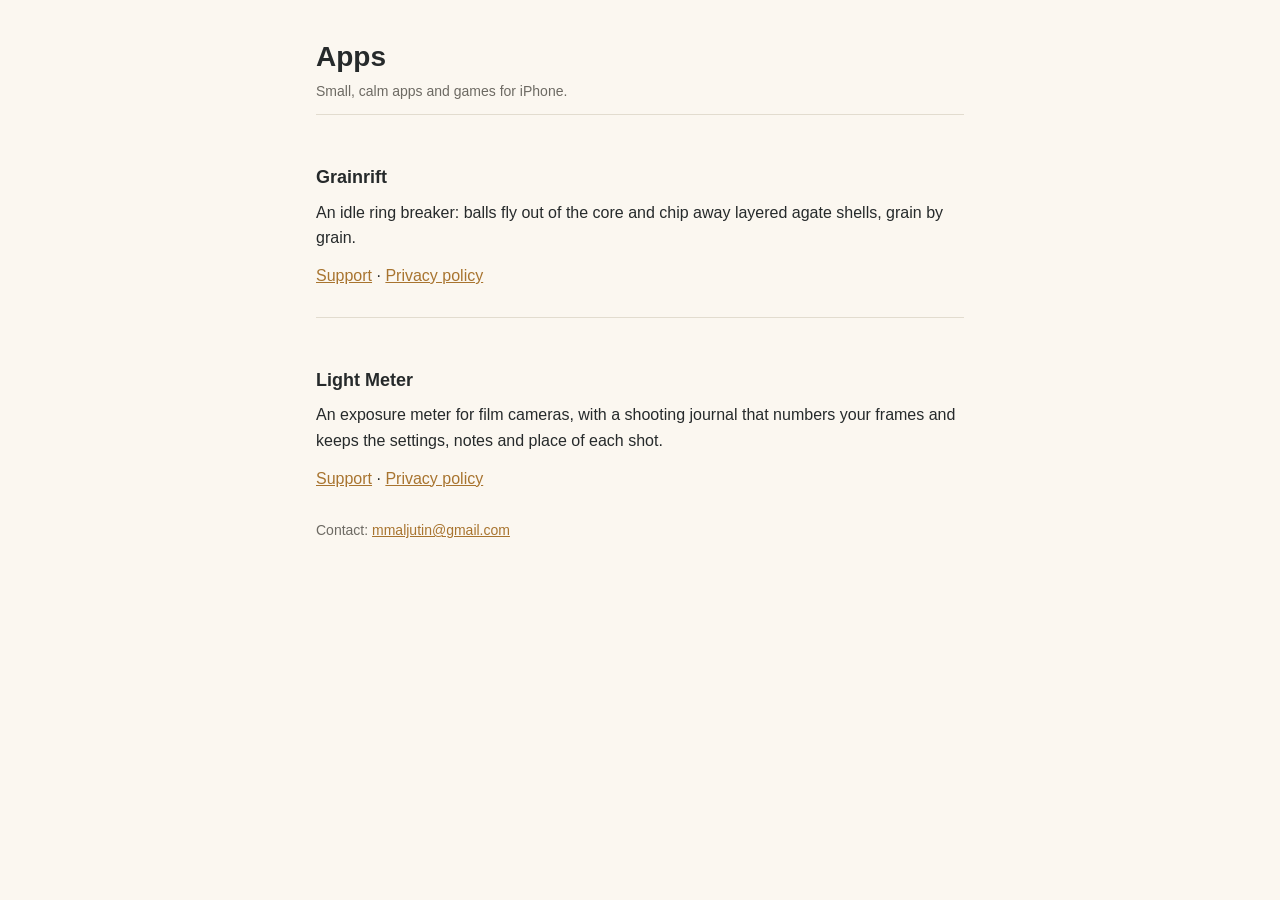
<file: index.html>
<!doctype html>
<html lang="en">
<head>
<meta charset="utf-8">
<meta name="viewport" content="width=device-width, initial-scale=1">
<meta name="robots" content="noindex, nofollow">
<title>mmaljutin apps</title>
<link rel="stylesheet" href="/style.css">
</head>
<body>
<main>
  <h1>Apps</h1>
  <p class="mut">Small, calm apps and games for iPhone.</p>
  <div class="game">
    <h2>Grainrift</h2>
    <p>An idle ring breaker: balls fly out of the core and chip away layered agate shells, grain by grain.</p>
    <p><a href="/grainrift/support/">Support</a> · <a href="/grainrift/privacy/">Privacy policy</a></p>
  </div>
  <div class="game">
    <h2>Light Meter</h2>
    <p>An exposure meter for film cameras, with a shooting journal that numbers your frames and keeps the settings, notes and place of each shot.</p>
    <p><a href="/lightmeter/support/">Support</a> · <a href="/lightmeter/privacy/">Privacy policy</a></p>
  </div>
  <p class="mut">Contact: <a href="mailto:mmaljutin@gmail.com">mmaljutin@gmail.com</a></p>
</main>
</body>
</html>
</file>
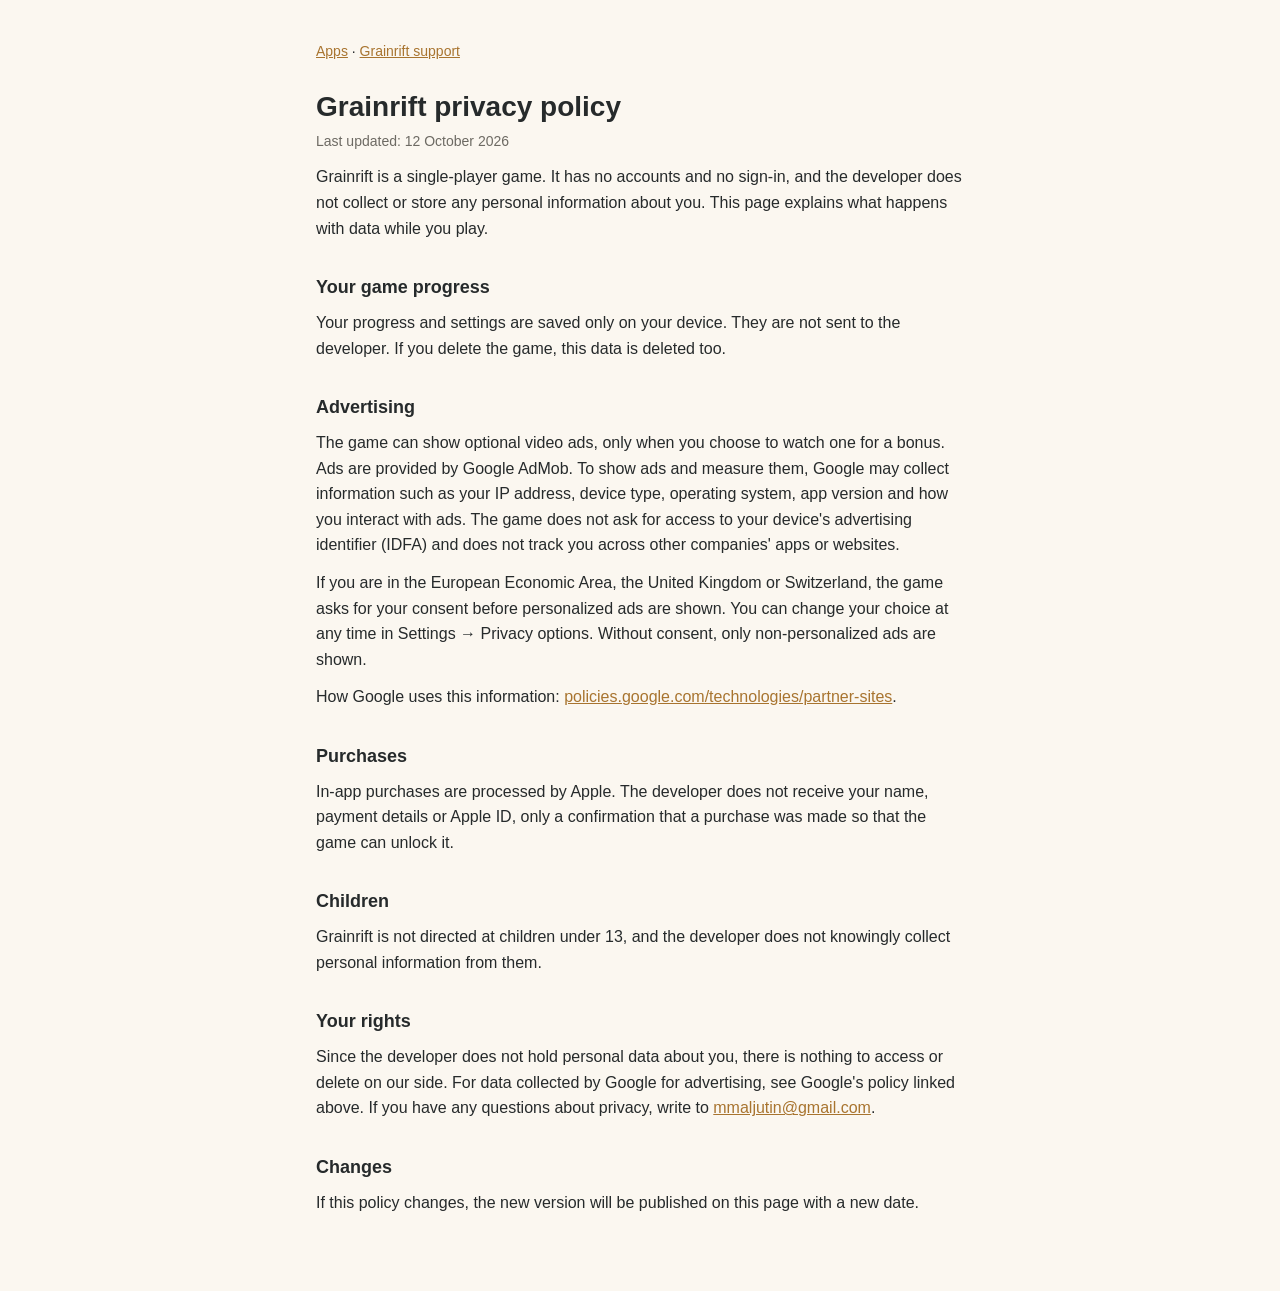
<file: grainrift/privacy/index.html>
<!doctype html>
<html lang="en">
<head>
<meta charset="utf-8">
<meta name="viewport" content="width=device-width, initial-scale=1">
<meta name="robots" content="noindex, nofollow">
<title>Grainrift privacy policy</title>
<link rel="stylesheet" href="/style.css">
</head>
<body>
<main>
  <nav><a href="/">Apps</a> · <a href="/grainrift/support/">Grainrift support</a></nav>
  <h1>Grainrift privacy policy</h1>
  <p class="mut">Last updated: 12 October 2026</p>

  <p>Grainrift is a single-player game. It has no accounts and no sign-in, and the developer does not collect or store any personal information about you. This page explains what happens with data while you play.</p>

  <h2>Your game progress</h2>
  <p>Your progress and settings are saved only on your device. They are not sent to the developer. If you delete the game, this data is deleted too.</p>

  <h2>Advertising</h2>
  <p>The game can show optional video ads, only when you choose to watch one for a bonus. Ads are provided by Google AdMob. To show ads and measure them, Google may collect information such as your IP address, device type, operating system, app version and how you interact with ads. The game does not ask for access to your device's advertising identifier (IDFA) and does not track you across other companies' apps or websites.</p>
  <p>If you are in the European Economic Area, the United Kingdom or Switzerland, the game asks for your consent before personalized ads are shown. You can change your choice at any time in Settings → Privacy options. Without consent, only non-personalized ads are shown.</p>
  <p>How Google uses this information: <a href="https://policies.google.com/technologies/partner-sites">policies.google.com/technologies/partner-sites</a>.</p>

  <h2>Purchases</h2>
  <p>In-app purchases are processed by Apple. The developer does not receive your name, payment details or Apple ID, only a confirmation that a purchase was made so that the game can unlock it.</p>

  <h2>Children</h2>
  <p>Grainrift is not directed at children under 13, and the developer does not knowingly collect personal information from them.</p>

  <h2>Your rights</h2>
  <p>Since the developer does not hold personal data about you, there is nothing to access or delete on our side. For data collected by Google for advertising, see Google's policy linked above. If you have any questions about privacy, write to <a href="mailto:mmaljutin@gmail.com">mmaljutin@gmail.com</a>.</p>

  <h2>Changes</h2>
  <p>If this policy changes, the new version will be published on this page with a new date.</p>
</main>
</body>
</html>
</file>
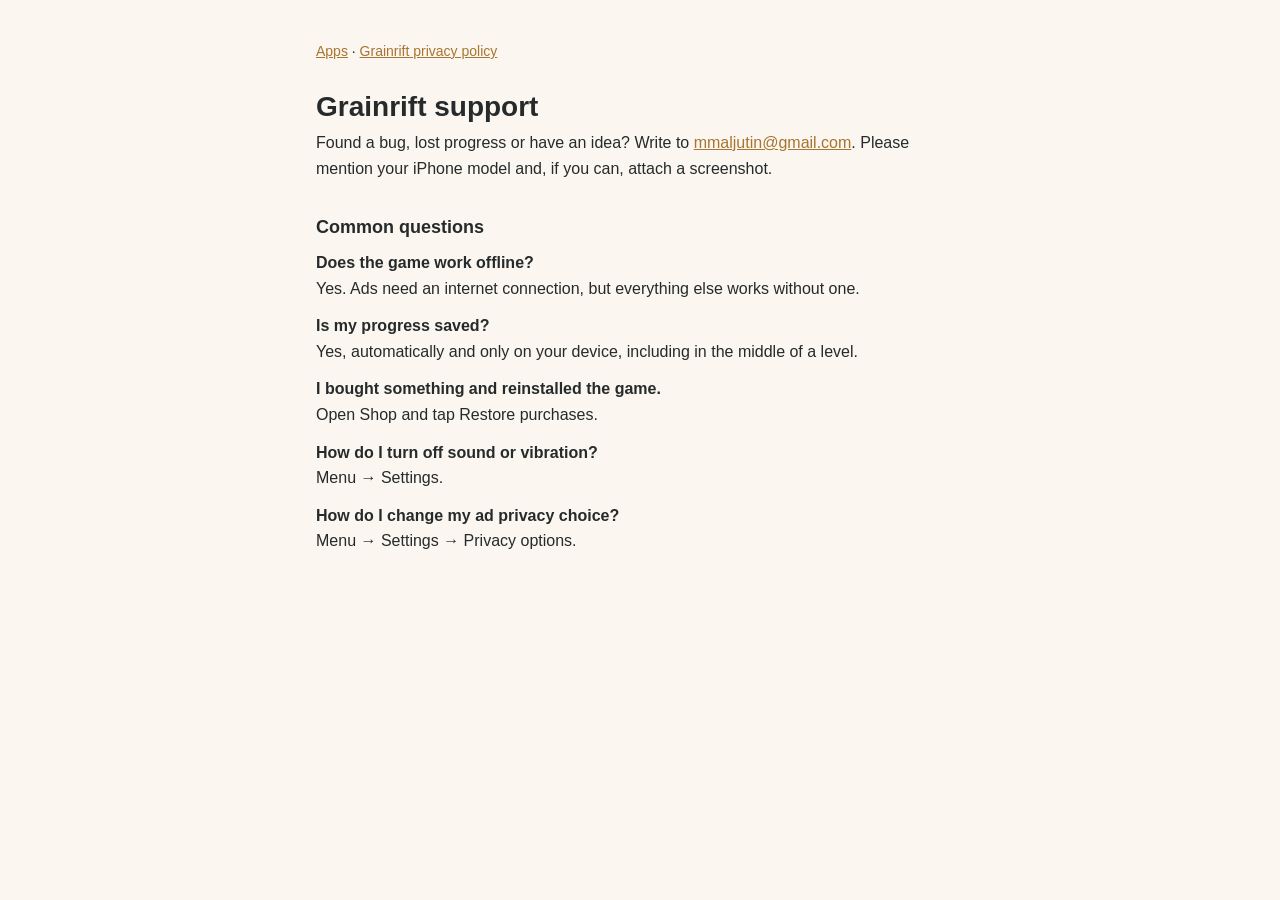
<file: grainrift/support/index.html>
<!doctype html>
<html lang="en">
<head>
<meta charset="utf-8">
<meta name="viewport" content="width=device-width, initial-scale=1">
<meta name="robots" content="noindex, nofollow">
<title>Grainrift support</title>
<link rel="stylesheet" href="/style.css">
</head>
<body>
<main>
  <nav><a href="/">Apps</a> · <a href="/grainrift/privacy/">Grainrift privacy policy</a></nav>
  <h1>Grainrift support</h1>
  <p>Found a bug, lost progress or have an idea? Write to <a href="mailto:mmaljutin@gmail.com">mmaljutin@gmail.com</a>. Please mention your iPhone model and, if you can, attach a screenshot.</p>

  <h2>Common questions</h2>
  <p><b>Does the game work offline?</b><br>Yes. Ads need an internet connection, but everything else works without one.</p>
  <p><b>Is my progress saved?</b><br>Yes, automatically and only on your device, including in the middle of a level.</p>
  <p><b>I bought something and reinstalled the game.</b><br>Open Shop and tap Restore purchases.</p>
  <p><b>How do I turn off sound or vibration?</b><br>Menu → Settings.</p>
  <p><b>How do I change my ad privacy choice?</b><br>Menu → Settings → Privacy options.</p>
</main>
</body>
</html>
</file>
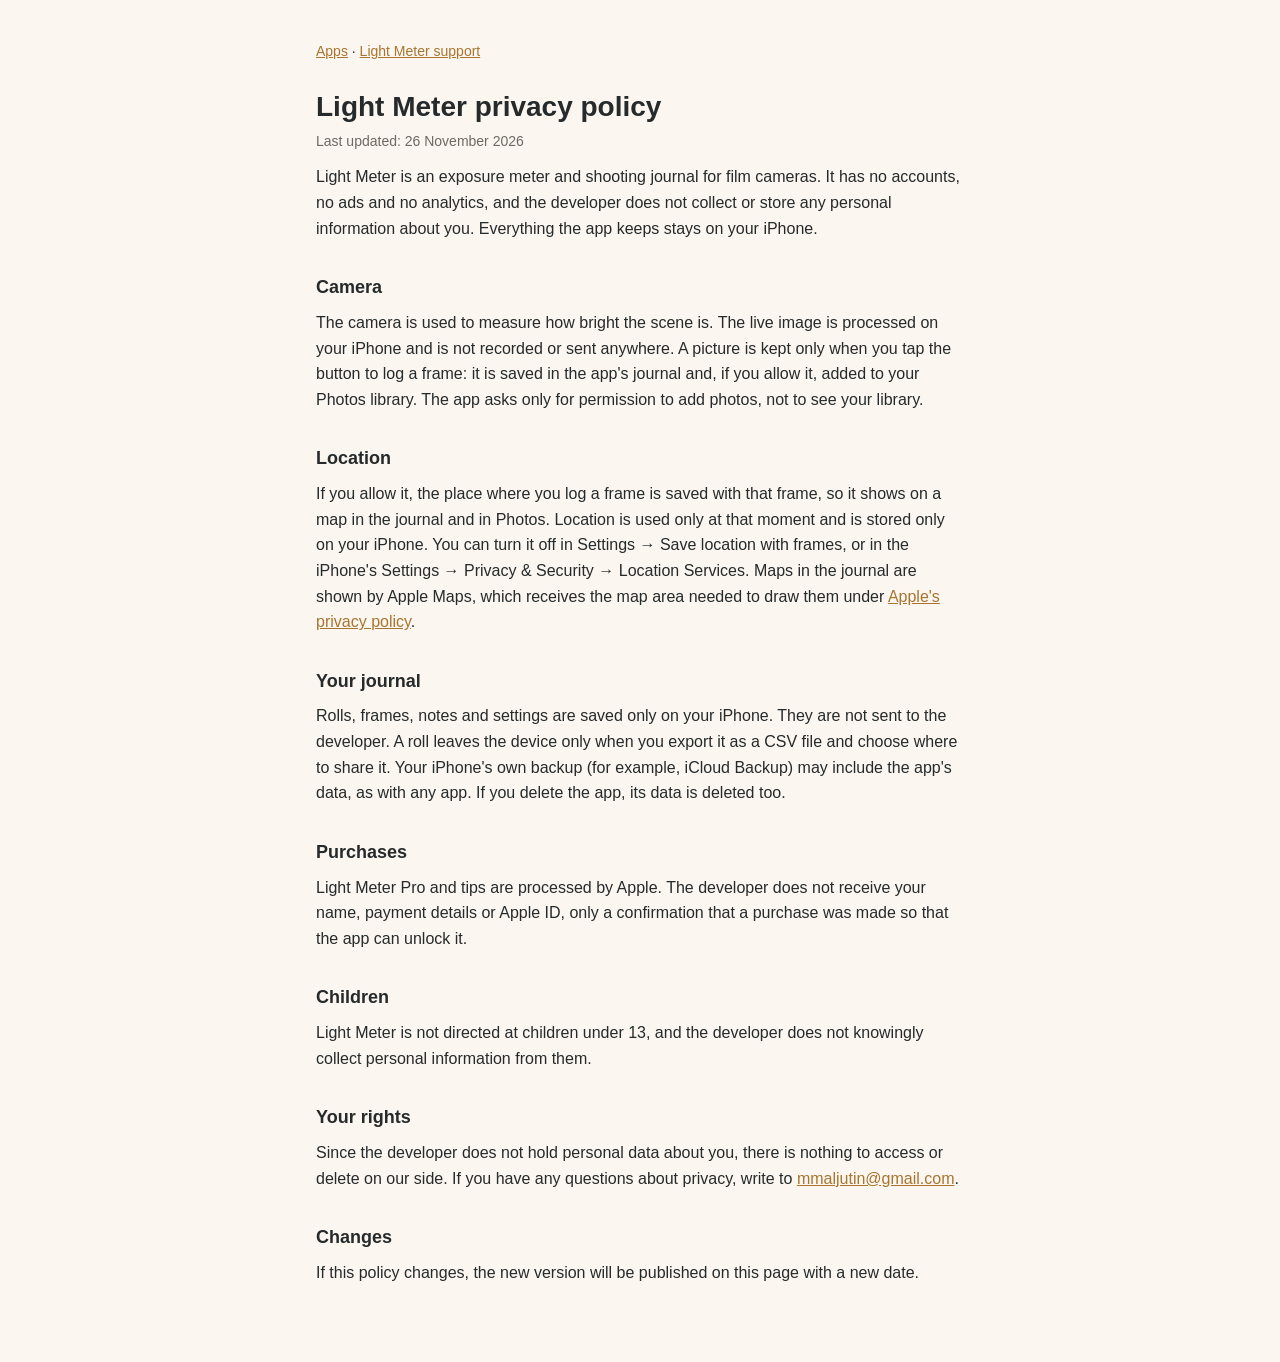
<file: lightmeter/privacy/index.html>
<!doctype html>
<html lang="en">
<head>
<meta charset="utf-8">
<meta name="viewport" content="width=device-width, initial-scale=1">
<meta name="robots" content="noindex, nofollow">
<title>Light Meter privacy policy</title>
<link rel="stylesheet" href="/style.css">
</head>
<body>
<main>
  <nav><a href="/">Apps</a> · <a href="/lightmeter/support/">Light Meter support</a></nav>
  <h1>Light Meter privacy policy</h1>
  <p class="mut">Last updated: 26 November 2026</p>

  <p>Light Meter is an exposure meter and shooting journal for film cameras. It has no accounts, no ads and no analytics, and the developer does not collect or store any personal information about you. Everything the app keeps stays on your iPhone.</p>

  <h2>Camera</h2>
  <p>The camera is used to measure how bright the scene is. The live image is processed on your iPhone and is not recorded or sent anywhere. A picture is kept only when you tap the button to log a frame: it is saved in the app's journal and, if you allow it, added to your Photos library. The app asks only for permission to add photos, not to see your library.</p>

  <h2>Location</h2>
  <p>If you allow it, the place where you log a frame is saved with that frame, so it shows on a map in the journal and in Photos. Location is used only at that moment and is stored only on your iPhone. You can turn it off in Settings → Save location with frames, or in the iPhone's Settings → Privacy &amp; Security → Location Services. Maps in the journal are shown by Apple Maps, which receives the map area needed to draw them under <a href="https://www.apple.com/legal/privacy/">Apple's privacy policy</a>.</p>

  <h2>Your journal</h2>
  <p>Rolls, frames, notes and settings are saved only on your iPhone. They are not sent to the developer. A roll leaves the device only when you export it as a CSV file and choose where to share it. Your iPhone's own backup (for example, iCloud Backup) may include the app's data, as with any app. If you delete the app, its data is deleted too.</p>

  <h2>Purchases</h2>
  <p>Light Meter Pro and tips are processed by Apple. The developer does not receive your name, payment details or Apple ID, only a confirmation that a purchase was made so that the app can unlock it.</p>

  <h2>Children</h2>
  <p>Light Meter is not directed at children under 13, and the developer does not knowingly collect personal information from them.</p>

  <h2>Your rights</h2>
  <p>Since the developer does not hold personal data about you, there is nothing to access or delete on our side. If you have any questions about privacy, write to <a href="mailto:mmaljutin@gmail.com">mmaljutin@gmail.com</a>.</p>

  <h2>Changes</h2>
  <p>If this policy changes, the new version will be published on this page with a new date.</p>
</main>
</body>
</html>
</file>
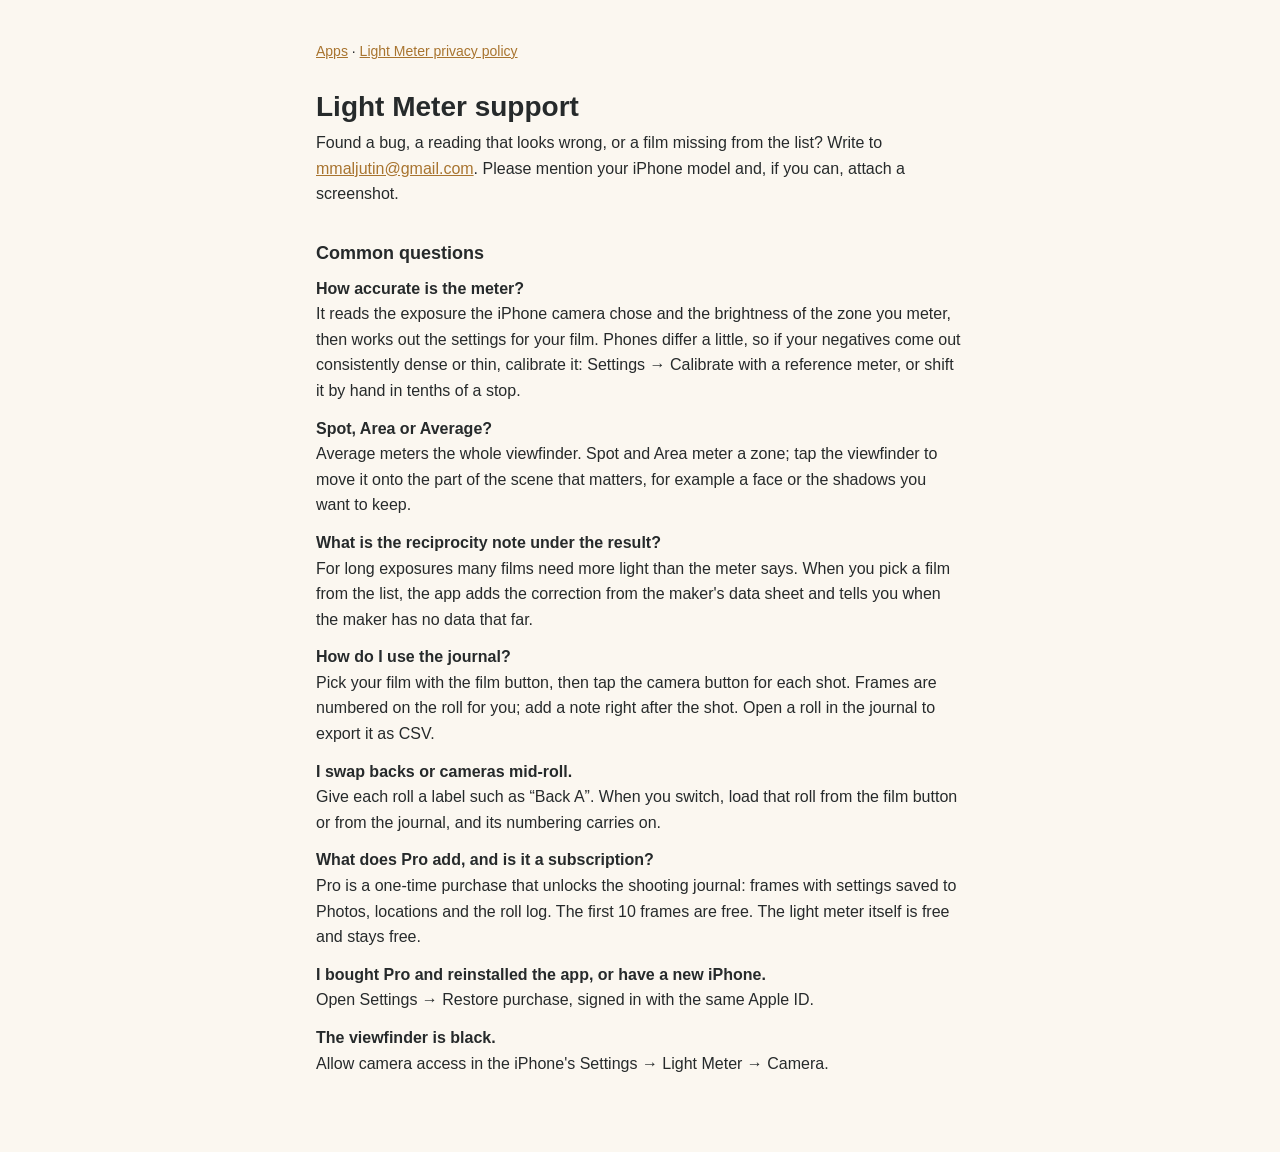
<file: lightmeter/support/index.html>
<!doctype html>
<html lang="en">
<head>
<meta charset="utf-8">
<meta name="viewport" content="width=device-width, initial-scale=1">
<meta name="robots" content="noindex, nofollow">
<title>Light Meter support</title>
<link rel="stylesheet" href="/style.css">
</head>
<body>
<main>
  <nav><a href="/">Apps</a> · <a href="/lightmeter/privacy/">Light Meter privacy policy</a></nav>
  <h1>Light Meter support</h1>
  <p>Found a bug, a reading that looks wrong, or a film missing from the list? Write to <a href="mailto:mmaljutin@gmail.com">mmaljutin@gmail.com</a>. Please mention your iPhone model and, if you can, attach a screenshot.</p>

  <h2>Common questions</h2>
  <p><b>How accurate is the meter?</b><br>It reads the exposure the iPhone camera chose and the brightness of the zone you meter, then works out the settings for your film. Phones differ a little, so if your negatives come out consistently dense or thin, calibrate it: Settings → Calibrate with a reference meter, or shift it by hand in tenths of a stop.</p>
  <p><b>Spot, Area or Average?</b><br>Average meters the whole viewfinder. Spot and Area meter a zone; tap the viewfinder to move it onto the part of the scene that matters, for example a face or the shadows you want to keep.</p>
  <p><b>What is the reciprocity note under the result?</b><br>For long exposures many films need more light than the meter says. When you pick a film from the list, the app adds the correction from the maker's data sheet and tells you when the maker has no data that far.</p>
  <p><b>How do I use the journal?</b><br>Pick your film with the film button, then tap the camera button for each shot. Frames are numbered on the roll for you; add a note right after the shot. Open a roll in the journal to export it as CSV.</p>
  <p><b>I swap backs or cameras mid-roll.</b><br>Give each roll a label such as “Back A”. When you switch, load that roll from the film button or from the journal, and its numbering carries on.</p>
  <p><b>What does Pro add, and is it a subscription?</b><br>Pro is a one-time purchase that unlocks the shooting journal: frames with settings saved to Photos, locations and the roll log. The first 10 frames are free. The light meter itself is free and stays free.</p>
  <p><b>I bought Pro and reinstalled the app, or have a new iPhone.</b><br>Open Settings → Restore purchase, signed in with the same Apple ID.</p>
  <p><b>The viewfinder is black.</b><br>Allow camera access in the iPhone's Settings → Light Meter → Camera.</p>
</main>
</body>
</html>
</file>
<file: style.css>
:root { --bg: #fbf7f0; --fg: #262a2b; --mut: #6d6a63; --line: #e2dccf; --acc: #a8742f; }
@media (prefers-color-scheme: dark) { :root { --bg: #1d2324; --fg: #ece6da; --mut: #9aa4a6; --line: #343c3d; --acc: #d9a35a; } }
* { box-sizing: border-box; }
body { margin: 0; background: var(--bg); color: var(--fg); font: 16px/1.6 -apple-system, BlinkMacSystemFont, "Segoe UI", Roboto, sans-serif; }
main { max-width: 680px; margin: 0 auto; padding: 40px 16px 64px; }
h1 { font-size: 28px; line-height: 1.2; margin: 0 0 6px; }
h2 { font-size: 18px; margin: 32px 0 8px; }
p, li { margin: 0 0 12px; }
.mut { color: var(--mut); font-size: 14px; }
a { color: var(--acc); }
nav { margin-bottom: 28px; font-size: 14px; }
.game { border-top: 1px solid var(--line); padding: 16px 0; }
</file>
